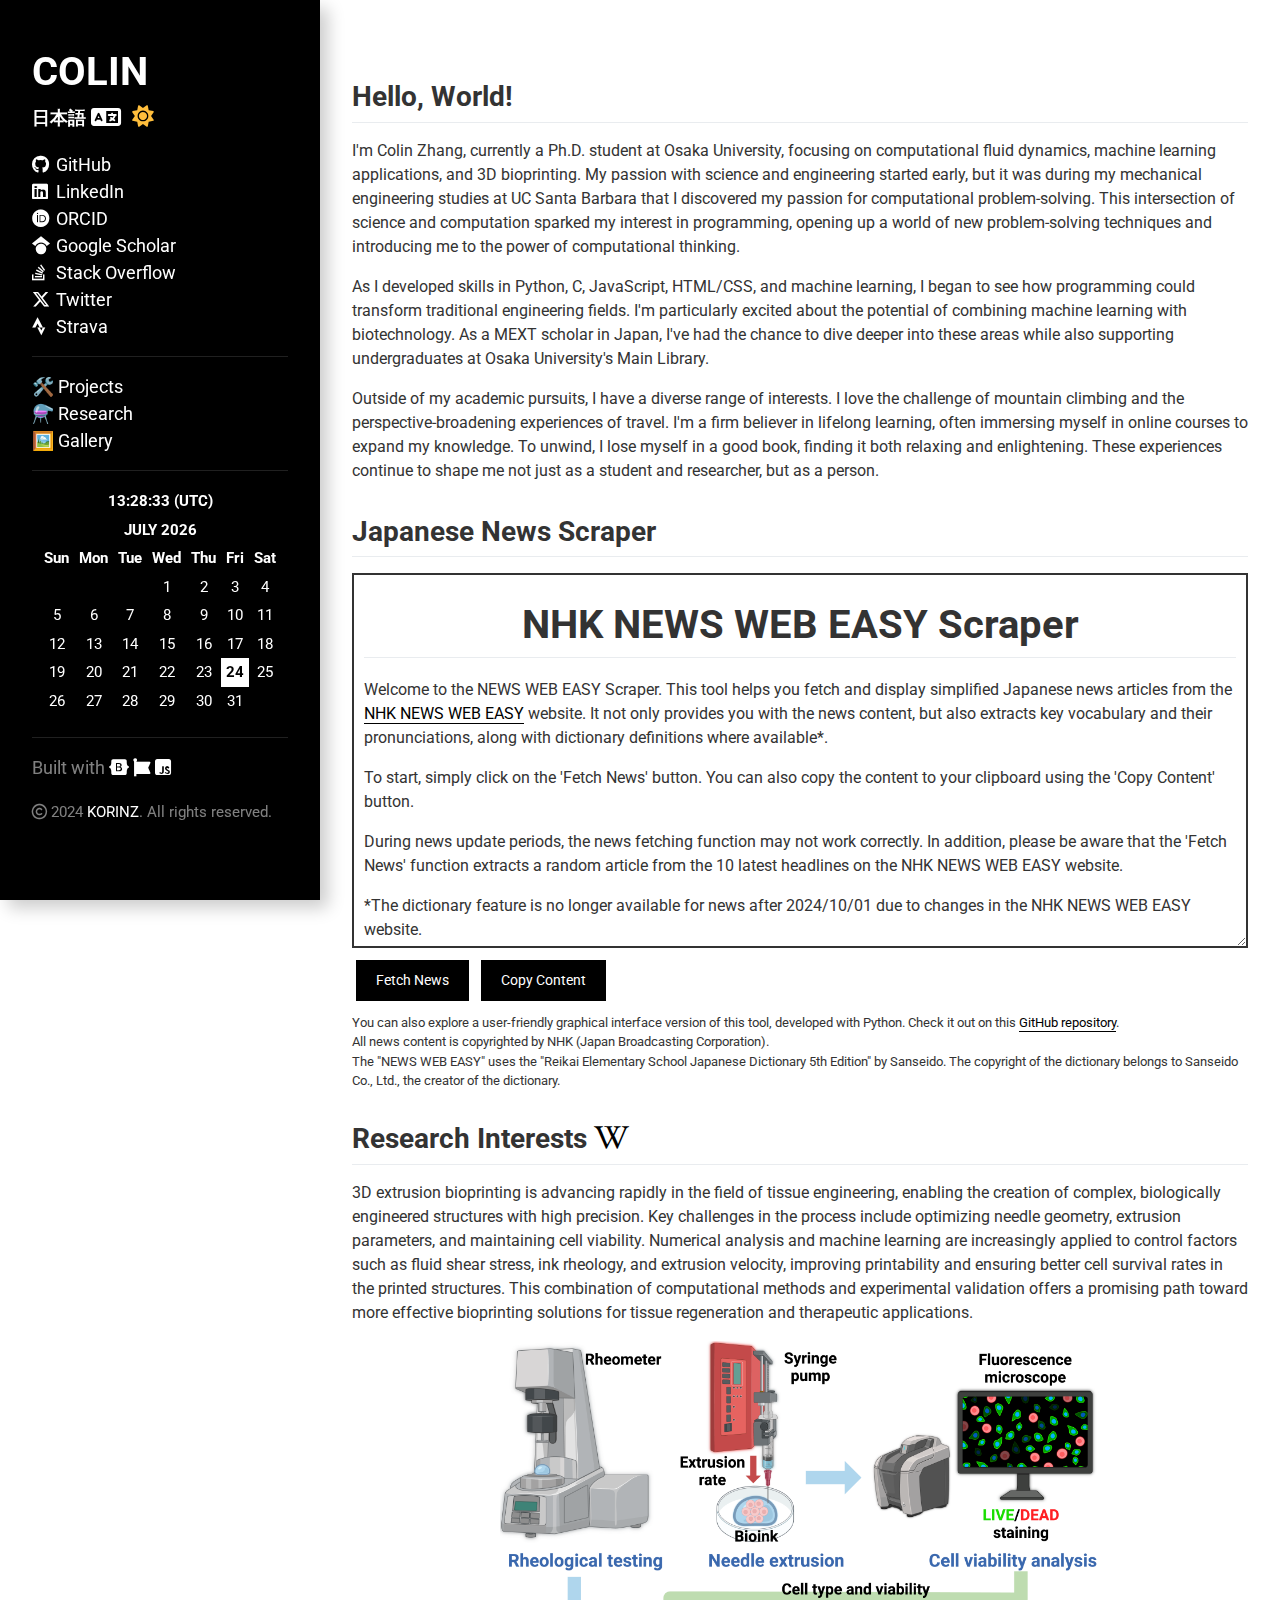
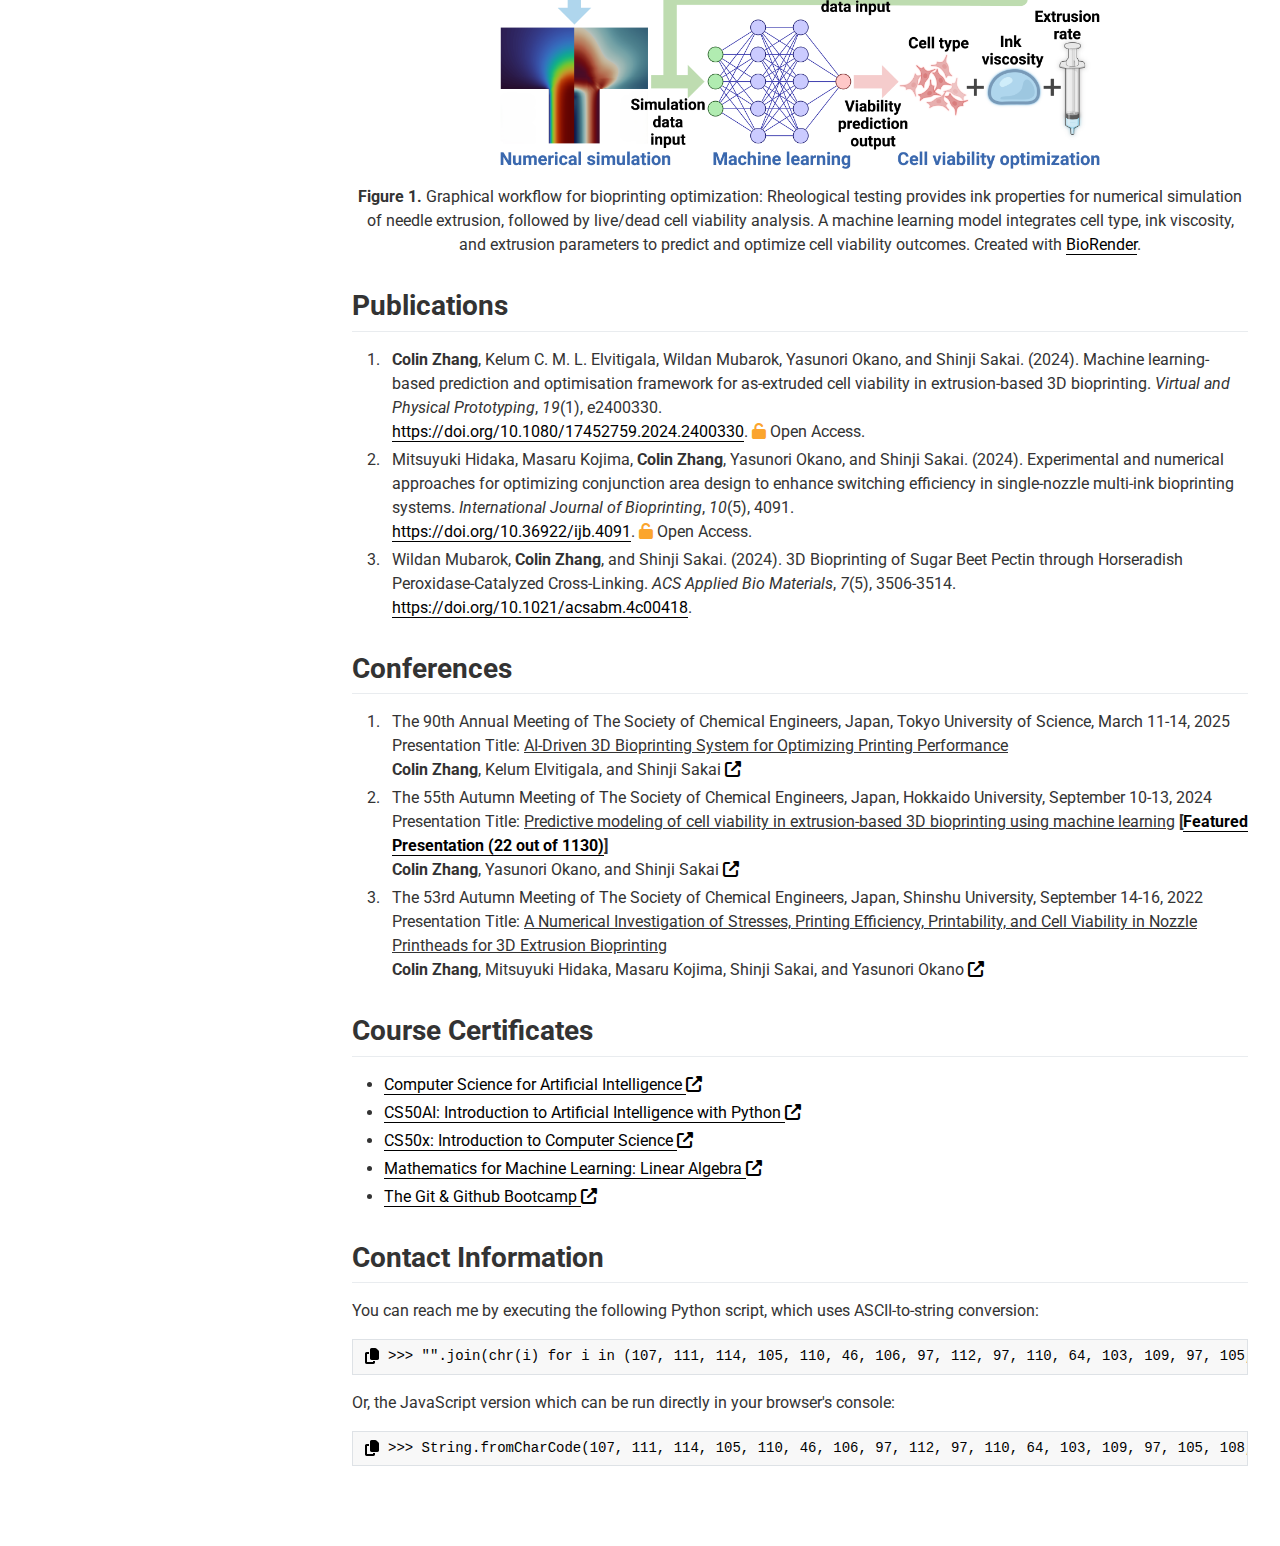
<file: index.html>
<!DOCTYPE html>
<html lang="en-us">

<head>
    <meta charset="utf-8">

    <!-- begin SEO -->
    <title>Homepage - Colin ZHANG</title>
    <meta property="og:locale" content="en-US">
    <meta property="og:site_name" content="Colin ZHANG">
    <meta property="og:title" content="Colin ZHANG">
    <link rel="canonical" href="https://korinz.github.io/">
    <meta property="og:url" content="https://korinz.github.io/">
    <meta property="og:description" content="About me">
    <script
        type="application/ld+json"> { "@context" : "http://schema.org", "@type" : "Person", "name" : "Colin ZHANG", "url" : "https://korinz.github.io", "sameAs" : null } </script>
    <!-- end SEO -->

    <script>
        (function () {
            var isDark = localStorage.getItem('darkMode') === 'true';
            document.documentElement.style.setProperty('color-scheme', isDark ? 'dark' : 'light');
            document.documentElement.style.setProperty('--bg-color', isDark ? '#333' : '#fff');
            document.documentElement.style.setProperty('--text-color', isDark ? '#fff' : '#333');
        })();
    </script>
    <meta name="viewport" content="initial-scale=1, width=device-width">
    <meta property="og:image" content="static/web_screenshot.png">
    <link href="static/home.png" rel="icon">
    <link href="static/styles.css" rel="stylesheet">
    <link rel="preload" href="static/GraphicalAbstract1.png" as="image">

    <link rel="stylesheet" href="https://cdnjs.cloudflare.com/ajax/libs/font-awesome/6.6.0/css/all.min.css">
    <link rel="preconnect" href="https://fonts.googleapis.com">
    <link rel="preconnect" href="https://fonts.gstatic.com" crossorigin>
    <link href="https://fonts.googleapis.com/css2?family=Roboto&display=swap" rel="stylesheet">
    <script src="https://cdn.jsdelivr.net/npm/bootstrap@5.3.3/dist/js/bootstrap.min.js"></script>
    <script src="https://ajax.googleapis.com/ajax/libs/jquery/3.7.1/jquery.min.js"></script>

</head>

<body class="theme-loaded <script>document.write(localStorage.getItem('darkMode') === 'true' ? 'dark' : '')</script>">
    <div class="container-fluid">
        <div class="row">
            <aside class="col-lg">
                <header>
                    <h1><a href="">COLIN</a></h1>

                    <div class="top-bar">
                        <span>
                            <a href="templates/ja/index.html" class="language-link"
                                style="display: inline-flex; align-items: center;">
                                <strong>日本語</strong>
                                <i class="fa-solid fa-language"
                                    style="font-size: 1.35em; margin-left: 0.2em; line-height: 1;"></i>
                            </a>
                        </span>

                        <button id="theme-toggler" class="theme-button">
                            <i id="theme-icon" class="fas fa-moon" style="color: #ffbe3c;"></i>
                        </button>
                    </div>

                    <ul style="list-style-type: none; padding: 0;" class="social-links">
                        <li>
                            <a class="mr-1" href="https://github.com/KORINZ">
                                <i aria-hidden="true" class="fab fa-github " title="GitHub"></i>
                                GitHub
                            </a>
                        </li>
                        <li>
                            <a class="mr-1" href="https://www.linkedin.com/in/colin-z/">
                                <i aria-hidden="true" class="fab fa-linkedin" title="LinkedIn"></i>
                                LinkedIn
                            </a>
                        </li>
                        <li>
                            <a class="mr-1" href="https://orcid.org/0009-0009-2411-9640">
                                <i aria-hidden="true" class="fab fa-orcid" title="ORCID"></i>
                                ORCID
                            </a>
                        </li>
                        <li>
                            <a class="mr-1" href="https://scholar.google.com/citations?user=npFc4MMAAAAJ&hl=en">
                                <i aria-hidden="true" class="fab fa-google-scholar" title="Google Scholar"></i>
                                Google Scholar
                            </a>
                        </li>
                        <li>
                            <a class="mr-1" href="https://stackoverflow.com/users/19939086/%e3%82%b3%e3%83%aa%e3%83%b3">
                                <i aria-hidden="true" class="fab fa-stack-overflow" title="Stack Overflow"></i>
                                Stack Overflow
                            </a>
                        </li>
                        <li>
                            <a class="mr-1" href="https://twitter.com/japan_korin">
                                <i aria-hidden="true" class="fa-brands fa-x-twitter" title="X"></i>
                                Twitter
                            </a>
                        </li>
                        <li>
                            <a class="mr-1" href="https://www.strava.com/athletes/107165964">
                                <i aria-hidden="true" class="fab fa-strava" title="Strava"></i>
                                Strava
                            </a>
                        </li>
                    </ul>
                </header>

                <button id="sidebar-toggler" class="btn btn-sm collapsed d-lg-none menu-button"
                    data-bs-toggle="collapse" data-bs-target="#nav">
                    <i id="sidebar-icon" class="fas fa-bars"></i>
                </button>

                <nav class="collapse d-lg-block" id="nav">
                    <hr>
                    <ul class="fa-ul">
                        <li data-marker="*"><span class="fa-li"><i class="fas fa-square"></i></span><a
                                href="templates/common/projects.html">🛠️ Projects</a></li>
                        <li data-marker="*"><span class="fa-li"><i class="fas fa-square"></i></span><a
                                href="templates/common/research.html">⚗️ Research</a></li>
                        <li data-marker="*"><span class="fa-li"><i class="fas fa-square"></i></span><a
                                href="templates/common/gallery.html">🖼️ Gallery</a></li>
                    </ul>
                    <hr>
                    <div class="centered-container">
                        <div id="calendar"></div>
                    </div>
                    <hr>
                    Built with <a href="https://getbootstrap.com/"><i class="fa-brands fa-bootstrap"></i></a>
                    <a href="https://fontawesome.com/"><i class="fa-solid fa-font-awesome"></i></a>
                    <a href="https://developer.mozilla.org/en-US/docs/Web/JavaScript"><i
                            class="fa-brands fa-square-js"></i></a>
                    <footer>
                        <span style="font-size: smaller;"><i class="fa-regular fa-copyright"></i> 2024
                            <a href="https://github.com/KORINZ">KORINZ</a>. All rights reserved.</span>
                    </footer>
                </nav>

            </aside>

            <main class="col-lg">

                <h2>Hello, World!</h2>

                <p>I'm Colin Zhang, currently a Ph.D. student at Osaka University, focusing on computational
                    fluid
                    dynamics, machine learning applications, and 3D bioprinting.
                    My passion with science and engineering started early, but it was during my mechanical
                    engineering studies at UC Santa Barbara that I discovered my passion for computational
                    problem-solving. This intersection of science and computation sparked my interest in programming,
                    opening up a world of new problem-solving techniques and introducing me to the power of
                    computational thinking.</p>

                <p>As I developed skills in Python, C, JavaScript, HTML/CSS, and machine learning, I began to see how
                    programming could transform traditional engineering fields. I'm particularly excited about the
                    potential of combining machine learning with biotechnology. As a MEXT scholar in Japan, I've had the
                    chance to dive deeper into these areas while also supporting undergraduates at Osaka University's
                    Main Library.</p>

                <p>Outside of my academic pursuits, I have a diverse range of interests. I love the challenge of
                    mountain climbing and the perspective-broadening experiences of travel. I'm a firm believer in
                    lifelong learning, often immersing myself in online courses to expand my knowledge. To unwind, I
                    lose myself in a good book, finding it both relaxing and enlightening. These experiences continue to
                    shape me not just as a student and researcher, but as a person.</p>


                <h2>Japanese News Scraper</h2>
                <div id="newsBox"
                    style="width: 100%; height: 375px; overflow: auto; border: 1px solid black; padding: 10px;">
                    <h2 style="font-size: 2.5rem; margin-bottom: 20px; text-align: center;">NHK NEWS WEB EASY Scraper
                    </h2>
                    <p style=" font-size: 1rem;">Welcome to the NEWS WEB EASY Scraper. This tool helps you fetch
                        and
                        display simplified Japanese news articles from the <a
                            href="https://www3.nhk.or.jp/news/easy/">NHK NEWS WEB EASY</a> website. It not only
                        provides you with the news content, but also extracts key vocabulary and their pronunciations,
                        along with dictionary definitions where available*.</p>
                    <p style="font-size: 1rem;">To start, simply click on the 'Fetch News' button. You can also copy
                        the content to your clipboard using the 'Copy Content' button.</p>
                    <p style="font-size: 1rem;">During news update periods, the news fetching function may not work
                        correctly. In
                        addition, please be aware that the 'Fetch News' function extracts a random article from the
                        10 latest headlines on the NHK NEWS WEB EASY website.
                    </p>
                    <p style="font-size: 1rem;">*The dictionary feature is no longer available for news after 2024/10/01
                        due
                        to changes in the NHK NEWS WEB EASY website.
                    </p>
                </div>

                <button id="fetch-news-btn" class="custom-button">Fetch News</button>
                <button id="copy-news-btn" class="custom-button">Copy Content</button>
                <span id="copy-message"></span>
                <p style="font-size: 0.8rem;">
                    You can also explore a user-friendly graphical interface version of this tool, developed with
                    Python. Check it out on this <a href="https://github.com/KORINZ/nhk-news-scraper-gui">GitHub
                        repository</a>.
                    <br>
                    All news content is copyrighted by NHK (Japan Broadcasting Corporation).
                    <br>
                    The "NEWS WEB EASY" uses the "Reikai Elementary School Japanese Dictionary 5th Edition" by Sanseido.
                    The copyright of the dictionary belongs to Sanseido Co., Ltd., the creator of the dictionary.
                </p>

                <h2>Research Interests <a href="https://en.wikipedia.org/wiki/3D_bioprinting"><i
                            class="fa-brands fa-wikipedia-w"></i></a></h2>
                <p>3D extrusion bioprinting is advancing rapidly in the field of tissue engineering, enabling the
                    creation of complex, biologically engineered structures with high precision. Key challenges in the
                    process include optimizing needle geometry, extrusion parameters, and maintaining cell viability.
                    Numerical analysis and machine learning are increasingly applied to control factors such as fluid
                    shear stress, ink rheology, and extrusion velocity, improving printability and ensuring better
                    cell survival rates in the printed structures. This combination of computational methods and
                    experimental validation offers a promising path toward more effective bioprinting solutions for
                    tissue regeneration and therapeutic applications.
                </p>
                <figure style="text-align: center;">
                    <p><a href="https://doi.org/10.1080/17452759.2024.2400330">
                            <img src="../../static/GraphicalAbstract1.png" alt="GraphicalAbstract1" width="600">
                        </a>
                    </p>
                    <figcaption><strong>Figure 1. </strong>Graphical workflow for bioprinting optimization: Rheological
                        testing provides ink properties for numerical simulation of needle extrusion, followed by
                        live/dead cell viability analysis. A machine learning model integrates cell type, ink viscosity,
                        and extrusion parameters to predict and optimize cell viability outcomes. Created with <a
                            href="https://www.biorender.com/">BioRender</a>.
                    </figcaption>
                </figure>



                <h2>Publications</h2>
                <ol>
                    <li><b>Colin Zhang</b>, Kelum C. M. L. Elvitigala, Wildan Mubarok, Yasunori Okano, and Shinji Sakai.
                        (2024).
                        Machine learning-based prediction and optimisation framework for as-extruded cell viability in
                        extrusion-based 3D bioprinting. <i>Virtual and Physical Prototyping</i>, <i>19</i>(1), e2400330.
                        <br>
                        <a
                            href="https://doi.org/10.1080/17452759.2024.2400330">https://doi.org/10.1080/17452759.2024.2400330</a>.
                        <i class="fa-solid fa-unlock" style="color: #fba52d;"></i> Open Access.
                    </li>
                    <li>Mitsuyuki Hidaka, Masaru Kojima, <b>Colin Zhang</b>, Yasunori Okano, and Shinji Sakai. (2024).
                        Experimental and numerical approaches for optimizing conjunction area design to enhance
                        switching efficiency in single-nozzle multi-ink bioprinting systems. <i>International Journal of
                            Bioprinting</i>, <i>10</i>(5), 4091.
                        <br>
                        <a href="https://doi.org/10.36922/ijb.4091">https://doi.org/10.36922/ijb.4091</a>.
                        <i class="fa-solid fa-unlock" style="color: #fba52d;"></i> Open Access.
                    </li>

                    <li>Wildan Mubarok, <b>Colin Zhang</b>, and Shinji Sakai. (2024). 3D Bioprinting of Sugar Beet
                        Pectin
                        through Horseradish Peroxidase-Catalyzed Cross-Linking. <i>ACS Applied Bio Materials</i>,
                        <i>7</i>(5), 3506-3514. <a
                            href="https://doi.org/10.1021/acsabm.4c00418">https://doi.org/10.1021/acsabm.4c00418</a>.
                    </li>
                </ol>

                <h2>Conferences</h2>
                <ol>
                    <li>The 90th Annual Meeting of The Society of Chemical Engineers, Japan, Tokyo University of
                        Science, March 11-14, 2025<br>
                        Presentation Title: <u>AI-Driven 3D Bioprinting System for Optimizing Printing
                            Performance</u><br>
                        <b>Colin Zhang</b>, Kelum Elvitigala, and Shinji Sakai <a
                            href="https://www4.scej.org/meeting/90a/prog/en_progsearch.html?Ae=Zhang%20Colin"><i
                                class="fas fa-external-link-alt"></i></a>
                    </li>
                    <li>
                        The 55th Autumn Meeting of The Society of Chemical Engineers, Japan, Hokkaido University,
                        September 10-13, 2024<br>
                        Presentation Title: <u>Predictive modeling of cell viability in extrusion-based 3D bioprinting
                            using machine learning</u> <b>[<a href="https://www.scej.org/news/detail/23235/">Featured
                                Presentation (22 out of 1130)</a>]</b><br>
                        <b>Colin Zhang</b>, Yasunori Okano, and Shinji Sakai <a
                            href="https://www4.scej.org/meeting/55f/prog/en_progsearch.html?Ae=Zhang%20Colin"><i
                                class="fas fa-external-link-alt"></i></a>

                    <li>
                        The 53rd Autumn Meeting of The Society of Chemical Engineers, Japan, Shinshu University,
                        September 14-16, 2022<br>
                        Presentation Title: <u>A Numerical Investigation of Stresses, Printing Efficiency, Printability,
                            and Cell Viability in Nozzle Printheads for 3D Extrusion Bioprinting</u><br>
                        <b>Colin Zhang</b>, Mitsuyuki Hidaka, Masaru Kojima, Shinji
                        Sakai, and Yasunori Okano <a
                            href="https://www4.scej.org/meeting/53f/prog/en_progsearch.html?Ae=Zhang%20Colin"><i
                                class="fas fa-external-link-alt"></i></a>
                    </li>
                </ol>


                <h2>Course Certificates</h2>
                <ul>
                    <li><a href="https://credentials.edx.org/credentials/de023108bbbb4963a80cb58da484beb3">Computer
                            Science for Artificial Intelligence <i class="fas fa-external-link-alt"></i></a></li>
                    <li><a href="https://courses.edx.org/certificates/c71f1d7e284248b4a319b8a0022d2cea">CS50AI:
                            Introduction to Artificial Intelligence with Python <i
                                class="fas fa-external-link-alt"></i></a></li>
                    <li><a href="https://courses.edx.org/certificates/ed6f315937ee4635a6aadef4830270ac">CS50x:
                            Introduction to Computer Science <i class="fas fa-external-link-alt"></i></a></li>
                    <li><a
                            href="https://www.coursera.org/account/accomplishments/verify/9QC5KA9F9STU?utm_source=link&utm_medium=certificate&utm_content=cert_image&utm_campaign=pdf_header_button&utm_product=course">Mathematics
                            for Machine Learning: Linear Algebra <i class="fas fa-external-link-alt"></i></a></li>
                    <li><a href="https://www.udemy.com/certificate/UC-5a9258b1-d5c0-4a32-85db-a622985fb445/">The Git &
                            Github Bootcamp <i class="fas fa-external-link-alt"></i></a></li>
                </ul>

                <a href="#" id="back-to-top" style="display: none;" class="back-to-top custom-button" role="button">
                    <i class="fas fa-chevron-up"></i>
                </a>

                <h2>Contact Information</h2>
                <p>You can reach me by executing the following Python script, which uses ASCII-to-string conversion:</p>
                <div class="language-plaintext highlighter-rouge">
                    <div class="highlight code-container">
                        <button class="copy-button" data-clipboard-target="#python-code">
                            <i class="fas fa-copy"></i>
                        </button>
                        <pre
                            class="highlight"><code id="python-code" class="command">"".join(chr(i) for i in (107, 111, 114, 105, 110, 46, 106, 97, 112, 97, 110, 64, 103, 109, 97, 105, 108, 46, 99, 111, 109))</code></pre>
                    </div>
                </div>

                <p>Or, the JavaScript version which can be run directly in your browser's console:</p>
                <div class="language-plaintext highlighter-rouge">
                    <div class="highlight code-container">
                        <button class="copy-button" data-clipboard-target="#js-code">
                            <i class="fas fa-copy"></i>
                        </button>
                        <pre
                            class="highlight"><code id="js-code" class="command">String.fromCharCode(107, 111, 114, 105, 110, 46, 106, 97, 112, 97, 110, 64, 103, 109, 97, 105, 108, 46, 99, 111, 109);</code></pre>
                    </div>
                </div>
            </main>
        </div>
    </div>

    <script src="js/change-theme.js"></script>
    <script src="js/sidebar-toggle.js"></script>
    <script src="js/calendar.js"></script>
    <script src="js/get-nhk-news.js"></script>
    <script src="js/back-to-top-toggle.js"></script>
    <script src="js/copy-code.js"></script>

</body>

</html>
</file>
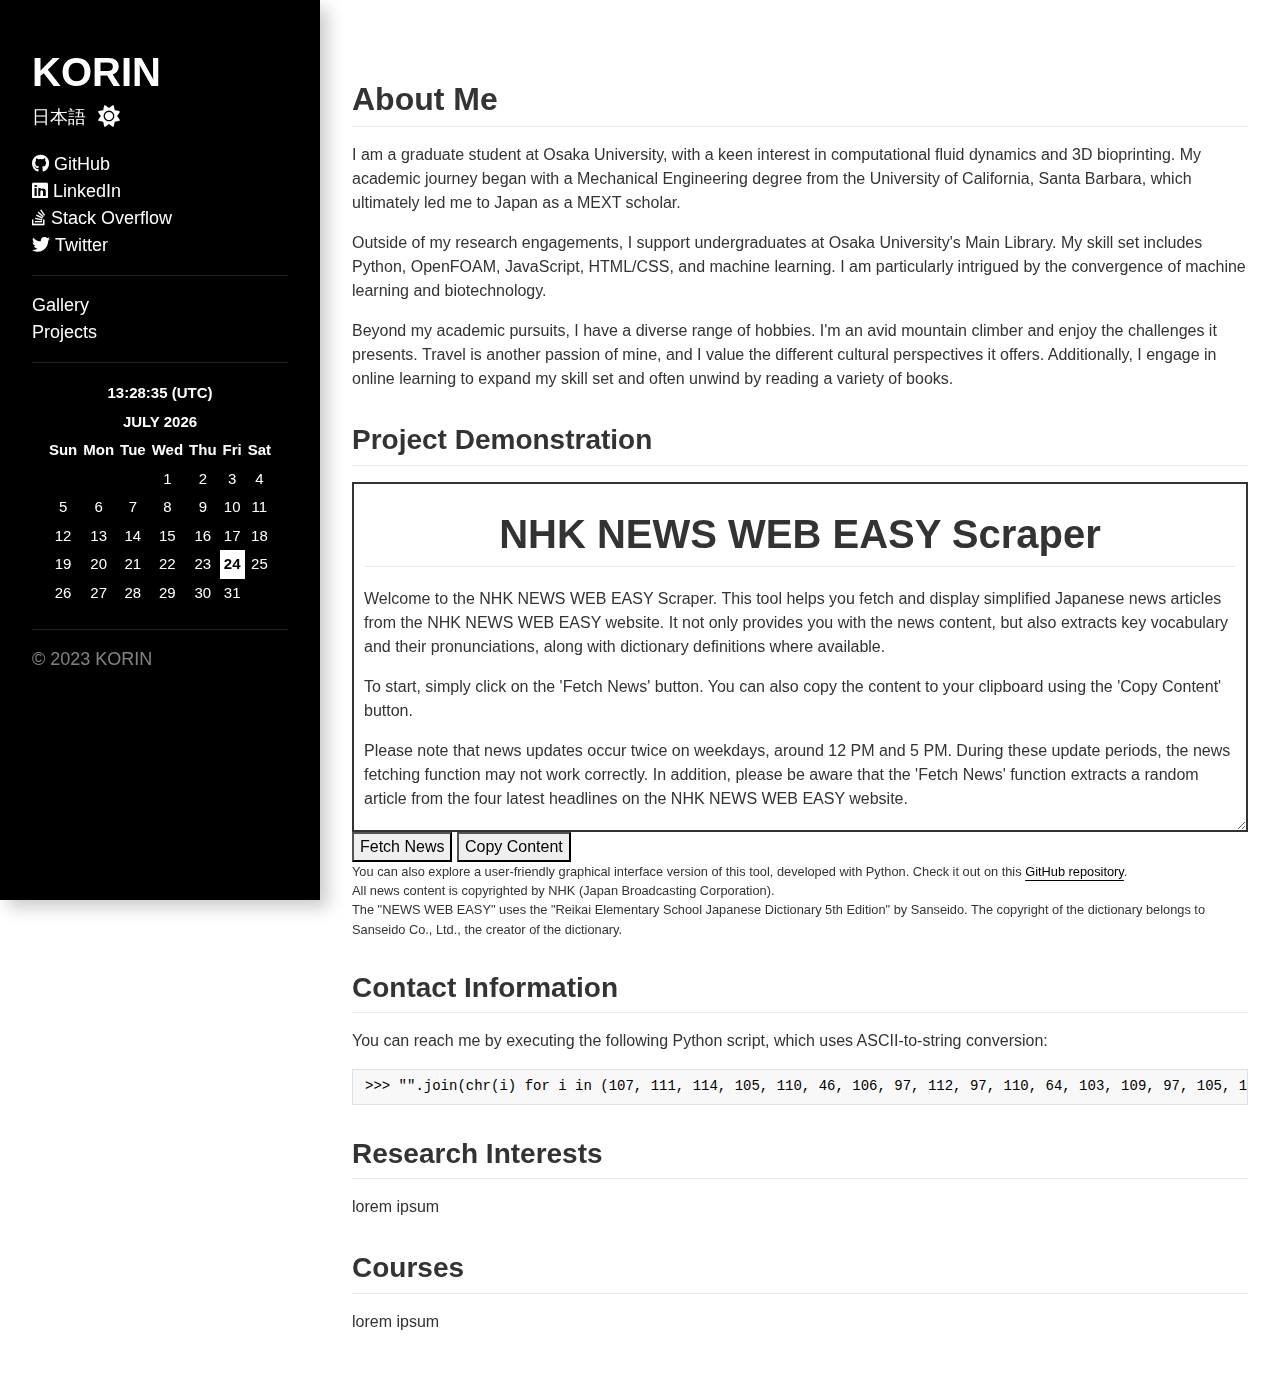
<file: templates/en/index.html>
<!DOCTYPE html>
<html lang="en-us">

<head>
    <meta charset="utf-8">
    <meta name="viewport" content="initial-scale=1, width=device-width">
    <meta property="og:description" content="KORIN's Homepage">
    <meta property="og:title" content="Homepage - KORIN">
    <link href="https://upload.wikimedia.org/wikipedia/commons/3/34/Home-icon.svg" rel="icon">
    <link href="../../static/styles.css" rel="stylesheet">
    <link rel="stylesheet" href="https://cdnjs.cloudflare.com/ajax/libs/font-awesome/6.4.0/css/all.min.css">
    <script src="https://cdn.jsdelivr.net/npm/bootstrap@5.2.3/dist/js/bootstrap.min.js"></script>
    <script src="https://ajax.googleapis.com/ajax/libs/jquery/3.6.4/jquery.min.js"></script>

    <title>Homepage - KORIN</title>
</head>

<body>
    <div class="container-fluid">
        <div class="row">
            <aside class="col-lg">
                <header>
                    <h1><a href="">KORIN</h1>

                    <div class="top-bar">
                        <span><a href="../ja/index.html" class="language-link">日本語</a></span>

                        <button id="theme-toggler" class="theme-button">
                            <i id="theme-icon" class="fas fa-moon"></i>
                        </button>
                    </div>




                    <ul style="list-style-type: none; padding: 0;">
                        <li>
                            <a class="mr-1" href="https://github.com/KORINZ">
                                <i aria-hidden="true" class="fab fa-github" title="GitHub"></i>
                                <span class="sr-only">GitHub</span>GitHub
                            </a>
                        </li>
                        <li>
                            <a class="mr-1" href="https://www.linkedin.com/in/colin-z/">
                                <i aria-hidden="true" class="fab fa-linkedin" title="LinkedIn"></i>
                                <span class="sr-only">LinkedIn</span>LinkedIn
                            </a>
                        </li>
                        <li>
                            <a class="mr-1" href="https://stackoverflow.com/users/19939086/%e3%82%b3%e3%83%aa%e3%83%b3">
                                <i aria-hidden="true" class="fab fa-stack-overflow" title="Stack Overflow"></i>
                                <span class="sr-only">Stack Overflow</span>Stack Overflow
                            </a>
                        </li>
                        <li>
                            <a class="mr-1" href="https://twitter.com/japan_korin">
                                <i aria-hidden="true" class="fab fa-twitter" title="Twitter"></i>
                                <span class="sr-only">Twitter</span>Twitter
                            </a>
                        </li>
                    </ul>
                </header>

                <button id="sidebar-toggler" class="btn btn-sm collapsed d-lg-none menu-button"
                    data-bs-toggle="collapse" data-bs-target="#nav">
                    <i id="sidebar-icon" class="fas fa-bars"></i>
                </button>


                <nav class="collapse d-lg-block" id="nav">
                    <hr>
                    <ul class="fa-ul">
                        <li data-marker="*"><span class="fa-li"><i class="fas fa-square"></i></span><a
                                href="../common/gallery.html">Gallery</a></li>
                        <li data-marker="*"><span class="fa-li"><i class="fas fa-square"></i></span><a
                                href="../common/projects.html">Projects</a></li>
                    </ul>
                    <hr>
                    <div class="centered-container">
                        <div id="calendar"></div>
                    </div>
                    <hr>
                    <footer>© 2023 KORIN</footer>
                </nav>

            </aside>

            <main class="col-lg">

                <h1>About Me</a></h1>


                <p>I am a graduate student at Osaka University, with a keen interest in computational fluid dynamics and
                    3D bioprinting. My academic journey began with a Mechanical Engineering degree from the University
                    of California, Santa Barbara, which ultimately led me to Japan as a MEXT scholar.</p>
                <p>Outside of my research engagements, I support undergraduates at Osaka University's Main Library. My
                    skill set includes Python, OpenFOAM, JavaScript, HTML/CSS, and machine learning. I am particularly
                    intrigued by the convergence of machine learning and biotechnology.</p>

                <p>Beyond my academic pursuits, I have a diverse range of hobbies. I'm an avid mountain climber and
                    enjoy the challenges it presents. Travel is another passion of mine, and I value the different
                    cultural perspectives it offers. Additionally, I engage in online learning to expand my skill set
                    and often unwind by reading a variety of books.</p>

                <h2>Project Demonstration</h2>

                <div id="newsBox"
                    style="width: 100%; height: 350px; overflow: auto; border: 1px solid black; padding: 10px;">
                    <h1 style="font-size: 2.5rem; margin-bottom: 20px; text-align: center;"">NHK NEWS WEB EASY Scraper</h1>
                    <p style=" font-size: 1rem;">Welcome to the NHK NEWS WEB EASY Scraper. This tool helps you fetch
                        and
                        display simplified Japanese news articles from the NHK NEWS WEB EASY website. It not only
                        provides you with the news content, but also extracts key vocabulary and their pronunciations,
                        along with dictionary definitions where available.</p>
                        <p style="font-size: 1rem;">To start, simply click on the 'Fetch News' button. You can also copy
                            the content to your clipboard using the 'Copy Content' button.</p>
                        <p style="font-size: 1rem;">Please note that news updates occur twice on weekdays, around 12 PM
                            and 5 PM. During these update periods, the news fetching function may not work correctly. In
                            addition, please be aware that the 'Fetch News' function extracts a random article from the
                            four latest headlines on the NHK NEWS WEB EASY website.
                        </p>
                </div>


                <button id="fetch-news-btn" class="news-button">Fetch News</button>
                <button id="copy-news-btn" class="news-button">Copy Content</button>
                <span id="copy-message"></span>
                <p style="font-size: 0.8rem;">
                    You can also explore a user-friendly graphical interface version of this tool, developed with
                    Python. Check it out on this <a href="https://github.com/KORINZ/nhk-news-scraper-gui">GitHub
                        repository</a>.
                    <br>
                    All news content is copyrighted by NHK (Japan Broadcasting Corporation).
                    <br>
                    The "NEWS WEB EASY" uses the "Reikai Elementary School Japanese Dictionary 5th Edition" by Sanseido.
                    The copyright of the dictionary belongs to Sanseido Co., Ltd., the creator of the dictionary.
                </p>


                <h2>Contact Information</a></h2>

                <p>You can reach me by executing the following Python script, which uses ASCII-to-string conversion:</p>
                <div class="language-plaintext highlighter-rouge">
                    <div class="highlight">
                        <pre
                            class="highlight"><code>>>> "".join(chr(i) for i in (107, 111, 114, 105, 110, 46, 106, 97, 112, 97, 110, 64, 103, 109, 97, 105, 108, 46, 99, 111, 109))</code></pre>
                    </div>
                </div>

                <h2>Research Interests</a></h2>

                <p>lorem ipsum</p>

                <h2>Courses</a></h2>

                <p>lorem ipsum</p>



            </main>
        </div>
    </div>
    <script src="../../js/calender.js"></script>
    <script src="../../js/change-theme.js"></script>
    <script src="../../js/get-nhk-news.js"></script>
    <script>
        document.addEventListener('DOMContentLoaded', function () {
            var sidebarToggler = document.getElementById('sidebar-toggler');
            var sidebarIcon = document.getElementById('sidebar-icon');
            var nav = document.getElementById('nav');

            $(nav).on('shown.bs.collapse', function () {
                sidebarIcon.classList.remove('fa-bars');
                sidebarIcon.classList.add('fa-times');
            });

            $(nav).on('hidden.bs.collapse', function () {
                sidebarIcon.classList.remove('fa-times');
                sidebarIcon.classList.add('fa-bars');
            });
        });


    </script>

</body>

</html>
</file>
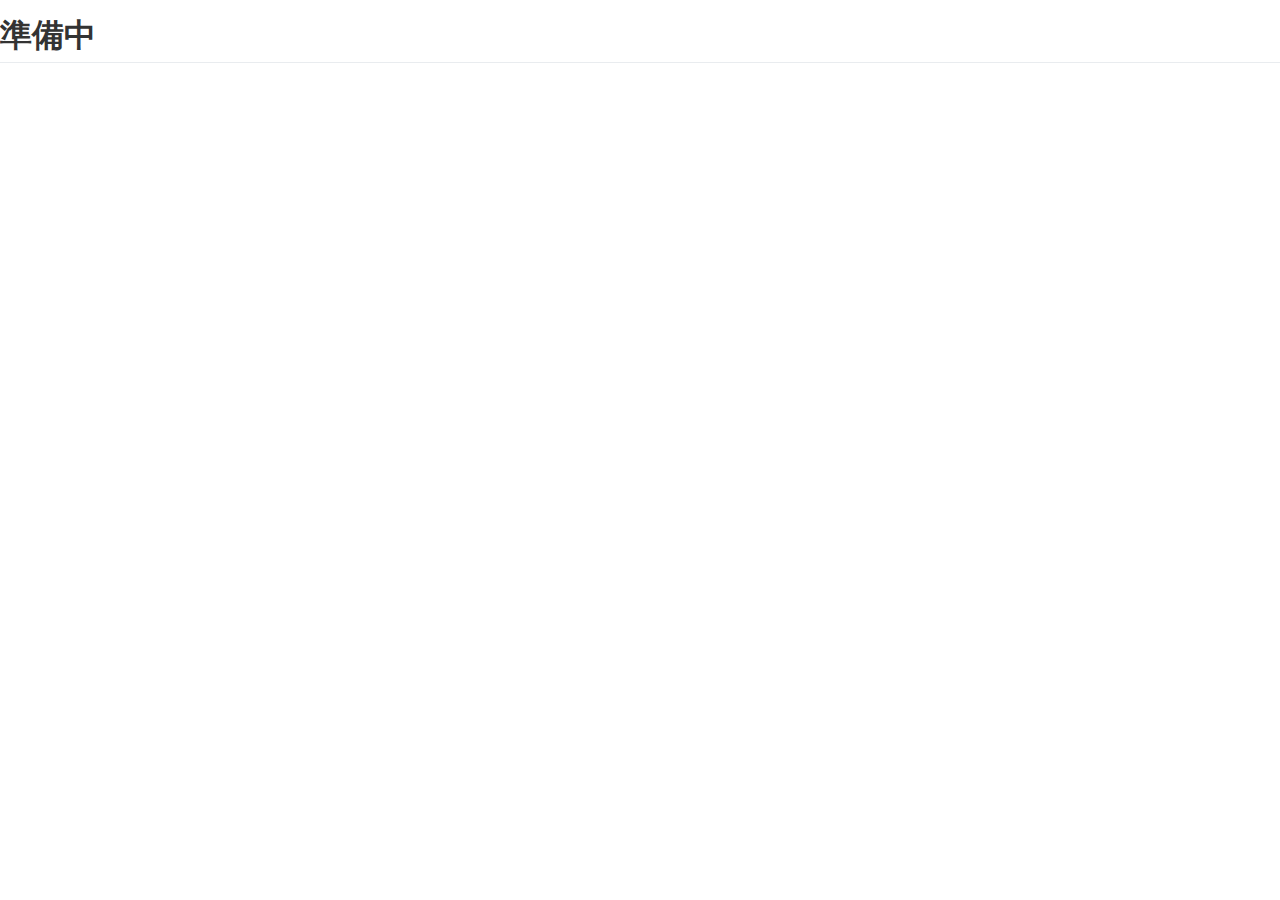
<file: templates/jp/index.html>
<!DOCTYPE html>
<html lang="ja">

<head>
    <meta charset="utf-8">
    <meta name="viewport" content="initial-scale=1, width=device-width">
    <meta property="og:description" content="KORIN's Homepage">
    <meta property="og:title" content="Homepage - KORIN">
    <link href="https://upload.wikimedia.org/wikipedia/commons/3/34/Home-icon.svg" rel="icon">
    <link href="../../static/styles.css" rel="stylesheet">
    <link rel="stylesheet" href="https://cdnjs.cloudflare.com/ajax/libs/font-awesome/6.4.0/css/all.min.css">
    <script src="https://cdn.jsdelivr.net/npm/bootstrap@5.2.3/dist/js/bootstrap.min.js"></script>
    <script src="https://ajax.googleapis.com/ajax/libs/jquery/3.6.4/jquery.min.js"></script>

    <title>ホームページ - コリン</title>
</head>

<body>

    <h1>準備中</h1>

</body>

</html>
</file>
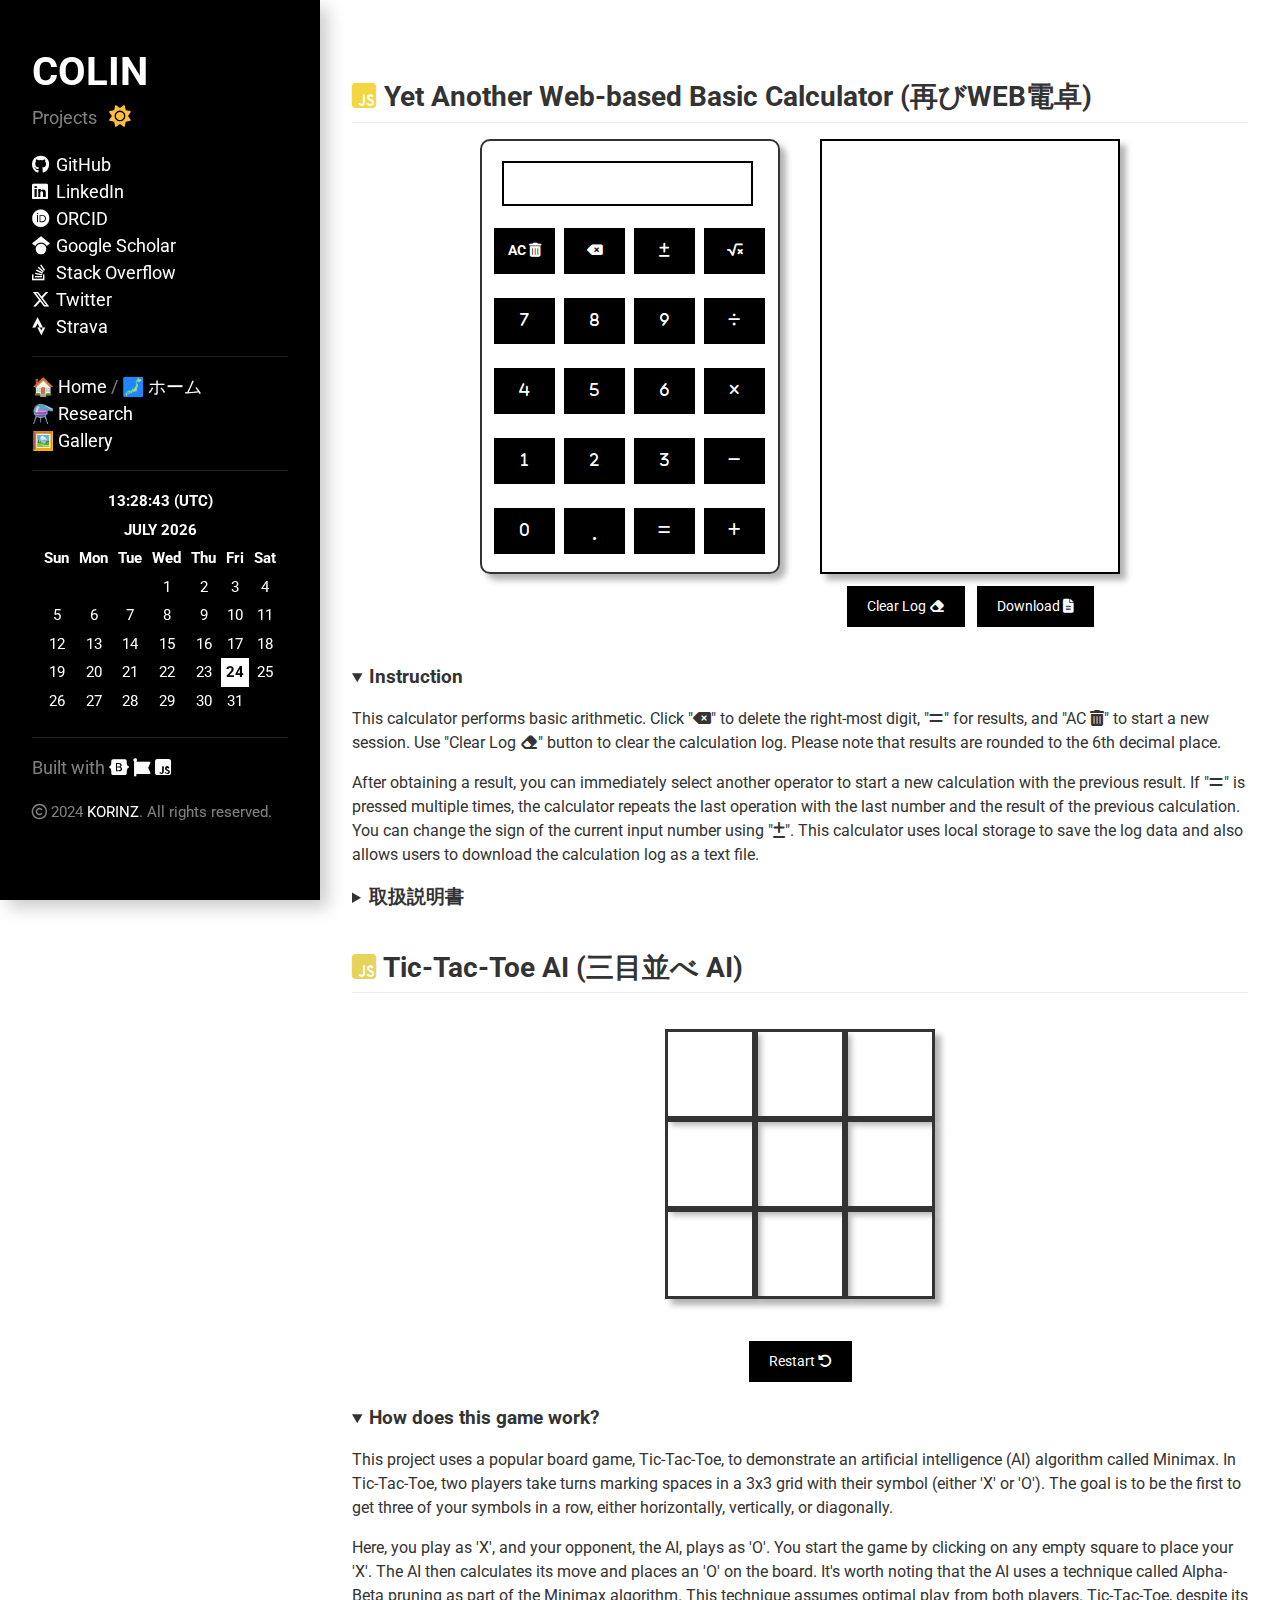
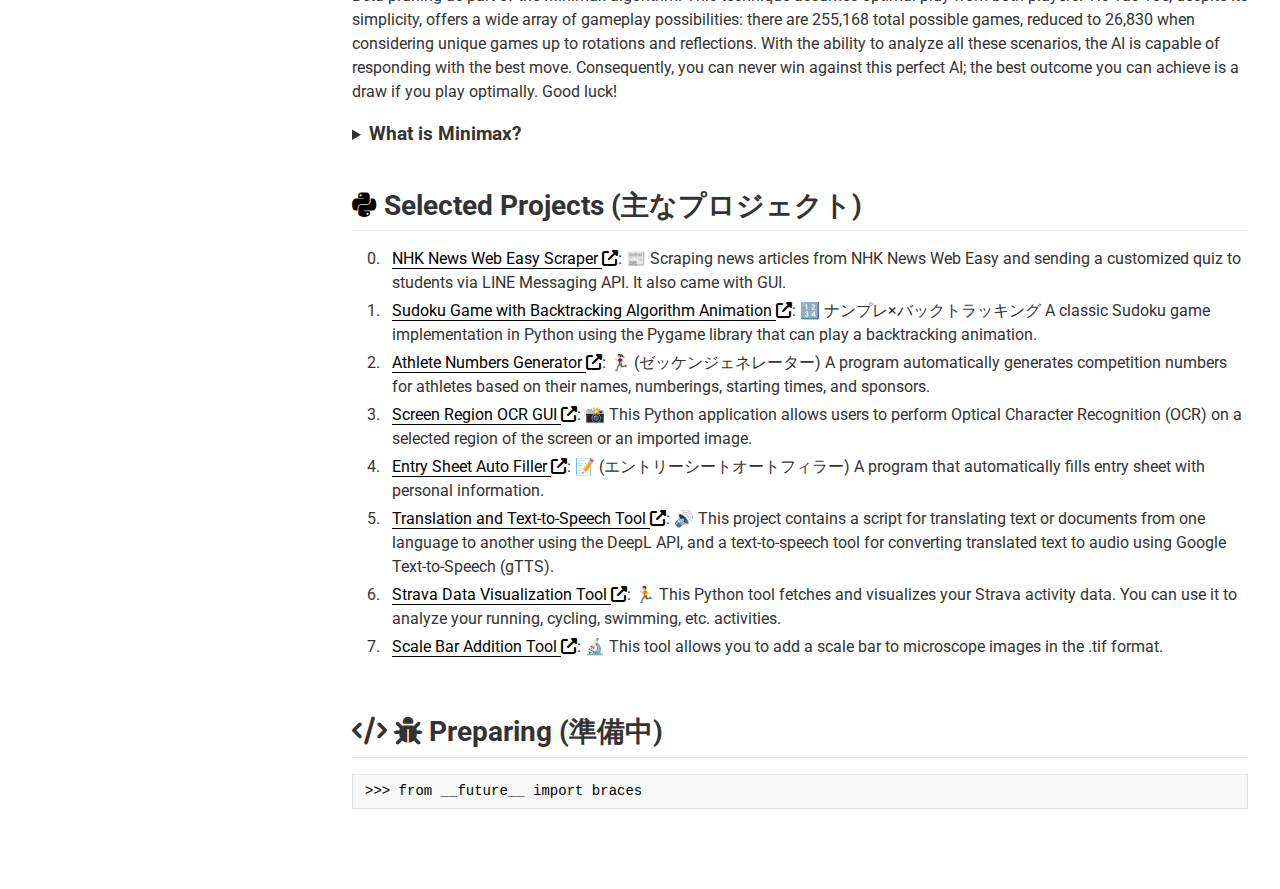
<file: templates/common/projects.html>
<!DOCTYPE html>
<html lang="en-us">

<head>
    <meta charset="utf-8">

    <!-- begin SEO -->
    <title>Projects - Colin ZHANG</title>
    <meta property="og:locale" content="en-US">
    <meta property="og:site_name" content="Colin ZHANG">
    <meta property="og:title" content="Projects - Colin ZHANG">
    <link rel="canonical" href="https://korinz.github.io/">
    <meta property="og:url" content="https://korinz.github.io/">
    <meta property="og:description" content="Programming projects">
    <script
        type="application/ld+json"> { "@context" : "http://schema.org", "@type" : "Person", "name" : "Colin ZHANG", "url" : "https://korinz.github.io", "sameAs" : null } </script>
    <!-- end SEO -->

    <script>
        (function () {
            var isDark = localStorage.getItem('darkMode') === 'true';
            document.documentElement.style.setProperty('color-scheme', isDark ? 'dark' : 'light');
            document.documentElement.style.setProperty('--bg-color', isDark ? '#333' : '#fff');
            document.documentElement.style.setProperty('--text-color', isDark ? '#fff' : '#333');
        })();
    </script>
    <meta name="viewport" content="initial-scale=1, width=device-width">
    <meta property="og:image" content="static/web_screenshot.png">
    <link href="https://upload.wikimedia.org/wikipedia/commons/3/34/Home-icon.svg" rel="icon">
    <link href="../../static/styles.css" rel="stylesheet">
    <link rel="stylesheet" href="https://cdnjs.cloudflare.com/ajax/libs/font-awesome/6.6.0/css/all.min.css">
    <link rel="preconnect" href="https://fonts.googleapis.com">
    <link rel="preconnect" href="https://fonts.gstatic.com" crossorigin>
    <link href="https://fonts.googleapis.com/css2?family=Noto+Sans+JP&family=Roboto&display=swap" rel="stylesheet">
    <script src="https://cdn.jsdelivr.net/npm/bootstrap@5.3.3/dist/js/bootstrap.min.js"></script>
    <script src="https://ajax.googleapis.com/ajax/libs/jquery/3.7.1/jquery.min.js"></script>
</head>

<body class="theme-loaded <script>document.write(localStorage.getItem('darkMode') === 'true' ? 'dark' : '')</script>">
    <div class="container-fluid">
        <div class="row">
            <aside class="col-lg">
                <header>
                    <h1><a href="../../index.html">COLIN</a></h1>
                    <div class="top-bar">
                        <span>Projects</span>
                        <button id="theme-toggler" class="theme-button">
                            <i id="theme-icon" class="fas fa-moon" style="color: #ffbe3c;"></i>
                        </button>
                    </div>

                    <ul style="list-style-type: none; padding: 0;" class="social-links">
                        <li>
                            <a class="mr-1" href="https://github.com/KORINZ">
                                <i aria-hidden="true" class="fab fa-github" title="GitHub"></i>
                                GitHub
                            </a>
                        </li>
                        <li>
                            <a class="mr-1" href="https://www.linkedin.com/in/colin-z/">
                                <i aria-hidden="true" class="fab fa-linkedin" title="LinkedIn"></i>
                                LinkedIn
                            </a>
                        </li>
                        <li>
                            <a class="mr-1" href="https://orcid.org/0009-0009-2411-9640">
                                <i aria-hidden="true" class="fab fa-orcid" title="ORCID"></i>
                                ORCID
                            </a>
                        </li>
                        <li>
                            <a class="mr-1" href="https://scholar.google.com/citations?user=npFc4MMAAAAJ&hl=en">
                                <i aria-hidden="true" class="fab fa-google-scholar" title="Google Scholar"></i>
                                Google Scholar
                            </a>
                        </li>
                        <li>
                            <a class="mr-1" href="https://stackoverflow.com/users/19939086/%e3%82%b3%e3%83%aa%e3%83%b3">
                                <i aria-hidden="true" class="fab fa-stack-overflow" title="Stack Overflow"></i>
                                Stack Overflow
                            </a>
                        </li>
                        <li>
                            <a class="mr-1" href="https://twitter.com/japan_korin">
                                <i aria-hidden="true" class="fa-brands fa-x-twitter" title="X"></i>
                                Twitter
                            </a>
                        </li>
                        <li>
                            <a class="mr-1" href="https://www.strava.com/athletes/107165964">
                                <i aria-hidden="true" class="fab fa-strava" title="Strava"></i>
                                Strava
                            </a>
                        </li>
                    </ul>
                </header>

                <button id="sidebar-toggler" class="btn btn-sm collapsed d-lg-none menu-button"
                    data-bs-toggle="collapse" data-bs-target="#nav">
                    <i id="sidebar-icon" class="fas fa-bars"></i>
                </button>

                <nav class="collapse d-lg-block" id="nav">
                    <hr>
                    <ul class="fa-ul">
                        <li data-marker="*"><span class="fa-li"><i class="fas fa-square"></i></span><a
                                href="../../index.html">🏠 Home</a> / <a href="../ja/index.html">🗾 ホーム</a></li>
                        <li data-marker="*"><span class="fa-li"><i class="fas fa-square"></i></span><a
                                href="research.html">⚗️ Research</a></li>
                        <li data-marker="*"><span class="fa-li"><i class="fas fa-square"></i></span><a
                                href="gallery.html">🖼️ Gallery</a></li>
                    </ul>
                    <hr>
                    <div class="centered-container">
                        <div id="calendar"></div>
                    </div>
                    <hr>
                    Built with <a href="https://getbootstrap.com/"><i class="fa-brands fa-bootstrap"></i></a>
                    <a href="https://fontawesome.com/"><i class="fa-solid fa-font-awesome"></i></a>
                    <a href="https://developer.mozilla.org/en-US/docs/Web/JavaScript"><i
                            class="fa-brands fa-square-js"></i></a>
                    <footer>
                        <span style="font-size: smaller;"><i class="fa-regular fa-copyright"></i> 2024
                            <a href="https://github.com/KORINZ">KORINZ</a>. All rights reserved.</span>
                    </footer>
                </nav>

            </aside>

            <main class="col-lg">

                <h2><a href="https://developer.mozilla.org/en-US/docs/Web/JavaScript" style="text-decoration: none;"><i
                            class="fa-brands fa-square-js" style="color: #f4d640;"></i></a> Yet Another
                    Web-based Basic Calculator (再びWEB電卓)
                </h2>
                <div id="wrapper">
                    <div id="calculator">
                        <div id="display"></div>
                        <div id="buttons">
                            <div class="row">
                                <button class="custom-button calc-button" onclick="clearDisplay()">
                                    <strong>AC <i class="fa-solid fa-trash-can"></i></strong>
                                </button>
                                <button class="custom-button calc-button" onclick="deleteNumber()">
                                    <i class="fa-solid fa-delete-left"></i>
                                </button>
                                <button class="custom-button calc-button" onclick="changeSign()">
                                    <i class="fa-solid fa-plus-minus"></i>
                                </button>
                                <button class="custom-button calc-button" onclick="calculateSquareRoot()">
                                    <i class="fa-solid fa-square-root-variable"></i>
                                </button>
                            </div>
                            <div class="row">
                                <button class="custom-button calc-button" onclick="appendNumber('7')"><i
                                        class="fa-solid fa-7"></i></button>
                                <button class="custom-button calc-button" onclick="appendNumber('8')"><i
                                        class="fa-solid fa-8"></i></button>
                                <button class="custom-button calc-button" onclick="appendNumber('9')"><i
                                        class="fa-solid fa-9"></i></button>
                                <button class="custom-button calc-button operator-button"
                                    onclick="chooseOperator('/')"><i class="fa-solid fa-divide"></i></button>
                            </div>
                            <div class="row">
                                <button class="custom-button calc-button" onclick="appendNumber('4')"><i
                                        class="fa-solid fa-4"></i></button>
                                <button class="custom-button calc-button" onclick="appendNumber('5')"><i
                                        class="fa-solid fa-5"></i></button>
                                <button class="custom-button calc-button" onclick="appendNumber('6')"><i
                                        class="fa-solid fa-6"></i></button>
                                <button class="custom-button calc-button operator-button"
                                    onclick="chooseOperator('*')"><i class="fa-solid fa-xmark"></i></button>
                            </div>
                            <div class="row">
                                <button class="custom-button calc-button" onclick="appendNumber('1')"><i
                                        class="fa-solid fa-1"></i></button>
                                <button class="custom-button calc-button" onclick="appendNumber('2')"><i
                                        class="fa-solid fa-2"></i></button>
                                <button class="custom-button calc-button" onclick="appendNumber('3')"><i
                                        class="fa-solid fa-3"></i></button>
                                <button class="custom-button calc-button operator-button"
                                    onclick="chooseOperator('-')"><i class="fa-solid fa-minus"></i></button>
                            </div>
                            <div class="row">
                                <button class="custom-button calc-button" onclick="appendNumber('0')"><i
                                        class="fa-solid fa-0"></i></button>
                                <button class="custom-button calc-button" onclick="appendNumber('0.')"><span
                                        style="font-size:2em;">.</span></button>

                                <button class="custom-button calc-button" onclick="equalsPressed()"><i
                                        class="fa-solid fa-equals"></i></button>
                                <button class="custom-button calc-button operator-button"
                                    onclick="chooseOperator('+')"><i class="fa-solid fa-plus"></i></button>
                            </div>
                        </div>
                    </div>
                    <div id="log-wrapper">
                        <textarea id="calculation-log" class="calculation-log" rows="10" cols="30" readonly></textarea>
                        <div class="clear-log-button-container">
                            <button class="custom-button" onclick="clearLog()">Clear Log <i
                                    class="fa-solid fa-eraser"></i></button>
                            <button class="custom-button" id="download-log-button" onclick="downloadLog()">Download
                                <i class="fa-solid fa-file-lines"></i></button>

                        </div>
                    </div>
                </div>
                <br>

                <div class="explanation">
                    <details open>
                        <summary><span style="font-size: 1.17em; font-weight: bold;">Instruction</span></summary>
                        <p>This calculator performs basic arithmetic. Click "<i class='fa-solid fa-delete-left'></i>" to
                            delete the right-most digit, "<i class='fa-solid fa-equals'></i>" for results, and "AC <i
                                class='fa-solid fa-trash-can'></i>" to start a new session. Use "Clear Log <i
                                class='fa-solid fa-eraser'></i>" button to clear the calculation log. Please note that
                            results are rounded to the 6th decimal place.</p>
                        <p>After obtaining a result, you can immediately select another operator to start a new
                            calculation with the previous result. If "<i class='fa-solid fa-equals'></i>" is pressed
                            multiple times, the calculator repeats the last operation with the last number and the
                            result of the previous calculation. You can change the sign of the current input number
                            using "<i class='fa-solid fa-plus-minus'></i>". This calculator uses local storage to save
                            the log data and also allows users to download the calculation log as a text file.</p>
                    </details>

                    <details>
                        <summary><span style="font-size: 1.17em; font-weight: bold;">取扱説明書</span></summary>
                        <p style="font-family: 'Noto Sans JP', sans-serif">この電卓は四則演算を行います。『<i
                                class='fa-solid fa-delete-left'></i>』をクリックすると、最右端の数字が削除され、『<i
                                class='fa-solid fa-equals'></i>』で結果が表示され、『AC <i
                                class='fa-solid fa-trash-can'></i>』で新しいセッションを開始できます。計算ログをクリアするには、『Clear Log <i
                                class='fa-solid fa-eraser'></i>』をクリックしてください。結果は6番目の小数位まで四捨五入されます。</p>
                        <p style="font-family: 'Noto Sans JP', sans-serif">
                            結果を得た後、前回の結果を使ってすぐに別の演算子を選択し、新しい計算を開始することができます。『<i
                                class='fa-solid fa-equals'></i>』を何度も押すと、計算機は最後の操作を前回の結果と最後の数字で繰り返します。現在の入力数字の符号を変更する関数『<i
                                class='fa-solid fa-plus-minus'></i>』も用意しています。この計算機はローカルストレージを使用してログデータを保存し、ユーザーが計算ログをテキストファイルとしてダウンロードすることも可能です。
                        </p>
                    </details>
                </div>

                <br>

                <h2><a href="https://developer.mozilla.org/en-US/docs/Web/JavaScript" style="text-decoration: none;"><i
                            class="fa-brands fa-square-js" style="color: #e6d35a;"></i></a> Tic-Tac-Toe AI (三目並べ AI)
                </h2>
                <div class="game-container">
                    <div id="board"></div>
                    <div id="game-result-container">
                        <p id="game-result"></p>
                    </div>
                    <button class="custom-button" onClick="resetBoard()">Restart <i
                            class="fa-solid fa-rotate-left"></i></button>
                </div>
                <div class="explanation">
                    <details open>
                        <summary><span style="font-size: 1.17em; font-weight: bold;">How does this game work?</span>
                        </summary>
                        <p>This project uses a popular board game, Tic-Tac-Toe, to demonstrate an artificial
                            intelligence (AI)
                            algorithm called Minimax. In Tic-Tac-Toe, two players take turns marking spaces in a 3x3
                            grid with their symbol (either 'X' or 'O'). The goal is to be the first to get three of your
                            symbols in a row, either horizontally, vertically, or diagonally.</p>
                        <p>Here, you play as 'X', and your opponent, the AI, plays as 'O'. You start the game by
                            clicking on any empty square to place your 'X'. The AI then calculates its move and places
                            an 'O' on the board. It's worth noting that the AI uses a technique called Alpha-Beta
                            pruning as part of the Minimax algorithm. This technique assumes optimal play from both
                            players. Tic-Tac-Toe, despite its simplicity, offers a wide array of gameplay possibilities:
                            there are 255,168 total possible games, reduced to 26,830 when considering unique games up
                            to rotations and reflections. With the ability to analyze all these scenarios, the AI is
                            capable of responding with the best move. Consequently, you can never win against this
                            perfect AI; the best outcome you can achieve is a draw if you play optimally. Good luck!</p>
                    </details>

                    <details>
                        <summary><span style="font-size: 1.17em; font-weight: bold;">What is Minimax?</span>
                        </summary>
                        <p>Minimax is a type of decision-making algorithm in artificial intelligence and game
                            theory, often used for making decisions in turn-based, adversarial games like
                            Tic-Tac-Toe or
                            Chess.</p>
                        <p>Here's a brief rundown of how the Minimax algorithm works in this game:</p>
                        <ul>
                            <li><b>Terminal state:</b> The algorithm checks if the current game state is a terminal
                                state, meaning the game has ended either with a win for 'X' or 'O', or a draw. If it
                                is,
                                the game's utility (value) is calculated: 'X' wins give a utility of 1, 'O' wins
                                give a
                                utility of -1, and a draw gives a utility of 0.</li>
                            <li><b>Maximizing and Minimizing:</b> The algorithm alternates between the maximizing
                                player
                                ('X') and the minimizing player ('O'). The maximizing player aims for the highest
                                score,
                                and the minimizing player aims for the lowest score.</li>
                            <li><b>Recursion:</b> The algorithm recurses through each possible action, generating a
                                game
                                tree. Each node in the tree represents a possible state of the game after a number
                                of
                                moves. The algorithm evaluates each possible future state until it reaches a
                                terminal
                                state or the maximum search depth.</li>
                            <li><b>Pruning:</b> To speed up the search process, the algorithm uses a technique
                                called
                                alpha-beta pruning. This technique avoids exploring branches of the game tree that
                                we
                                already know are not going to be selected. It also assumes that the opponent (the
                                human player, in this case) will always make the optimal blocking move if given the
                                opportunity.</li>
                        </ul>
                        <p>After considering all possible future states up to a certain depth, the algorithm chooses
                            the
                            move that leads to the best possible outcome.</p>
                    </details>
                </div>

                <br>

                <h2><a href="https://www.python.org/" style="text-decoration: none;"><i class="fa-brands fa-python"></i>
                    </a>Selected Projects (主なプロジェクト)
                </h2>
                <ol start="0">
                    <li><a href="https://github.com/KORINZ/nhk-news-scraper-gui">NHK News Web Easy Scraper
                            <i class="fas fa-external-link-alt"></i></a>: 📰 Scraping news articles from NHK News
                        Web
                        Easy and sending a customized quiz to students via LINE Messaging API. It also came with
                        GUI.
                    </li>
                    <li><a href="https://github.com/KORINZ/sudoku-backtracking-animation">Sudoku Game with
                            Backtracking
                            Algorithm Animation
                            <i class="fas fa-external-link-alt"></i></a>: 🔢 ナンプレ×バックトラッキング A classic Sudoku game
                        implementation in Python using the Pygame library that can play a backtracking animation.
                    </li>
                    <li><a href="https://github.com/KORINZ/athlete-numbers-generator">Athlete Numbers Generator
                            <i class="fas fa-external-link-alt"></i></a>: 🏃‍♀️ (ゼッケンジェネレーター) A program
                        automatically
                        generates competition numbers for athletes based on their names, numberings, starting times,
                        and
                        sponsors.
                    </li>
                    <li><a href="https://github.com/KORINZ/screen-region-ocr-gui">
                            Screen Region OCR GUI
                            <i class="fas fa-external-link-alt"></i></a>: 📸 This Python application allows users to
                        perform Optical Character Recognition (OCR) on a selected region of the screen or an
                        imported
                        image.
                    </li>
                    <li><a href="https://github.com/KORINZ/entry-sheet-auto-filler">Entry Sheet Auto Filler
                            <i class="fas fa-external-link-alt"></i></a>: 📝 (エントリーシートオートフィラー) A program that
                        automatically fills entry sheet with personal information.
                    </li>
                    <li><a href="https://github.com/KORINZ/translator-deepl-gtts">Translation and Text-to-Speech
                            Tool
                            <i class="fas fa-external-link-alt"></i></a>: 🔊 This project contains a script for
                        translating text or documents from one language to another using the DeepL API, and a
                        text-to-speech tool for converting translated text to audio using Google Text-to-Speech
                        (gTTS).
                    </li>
                    <li><a href="https://github.com/KORINZ/strava-data-visualization-tool">Strava Data Visualization
                            Tool
                            <i class="fas fa-external-link-alt"></i></a>: 🏃 This Python tool fetches and visualizes
                        your Strava activity data. You can use it to analyze your running, cycling, swimming, etc.
                        activities.
                    </li>
                    <li><a href="https://github.com/KORINZ/scale-bar-addition-tool">Scale Bar Addition Tool
                            <i class="fas fa-external-link-alt"></i></a>: 🔬 This tool allows you to add a scale bar to
                        microscope images in the .tif format.
                </ol>

                <br>

                <h2><i class=" fa-solid fa-code"> <i class="fa-solid fa-bug"></i></i>
                    Preparing (準備中)
                </h2>
                <div class="language-plaintext highlighter-rouge">
                    <div class="highlight">
                        <pre class="highlight"><code class="command">from __future__ import braces</code></pre>
                    </div>
                </div>
            </main>
        </div>
    </div>


    <a href="#" id="back-to-top" style="display: none;" class="back-to-top custom-button" role="button">
        <i class="fas fa-chevron-up"></i>
    </a>
    <script src="../../js/tic-tac-toe.js"></script>
    <script src="../../js/calculator.js"></script>
    <script src="../../js/change-theme.js"></script>
    <script src="../../js/sidebar-toggle.js"></script>
    <script src="../../js/calendar.js"></script>
    <script src="../../js/back-to-top-toggle.js"></script>
    <script>document.addEventListener('DOMContentLoaded', function () {
            let lastTouchEnd = 0;
            let buttons = document.querySelectorAll('.calc-button');

            buttons.forEach(button => {
                button.addEventListener('touchend', function (event) {
                    let now = (new Date()).getTime();
                    if (now - lastTouchEnd <= 180) {
                        event.preventDefault();
                    }
                    lastTouchEnd = now;
                }, false);
            });
        });
    </script>


</body>

</html>
</file>
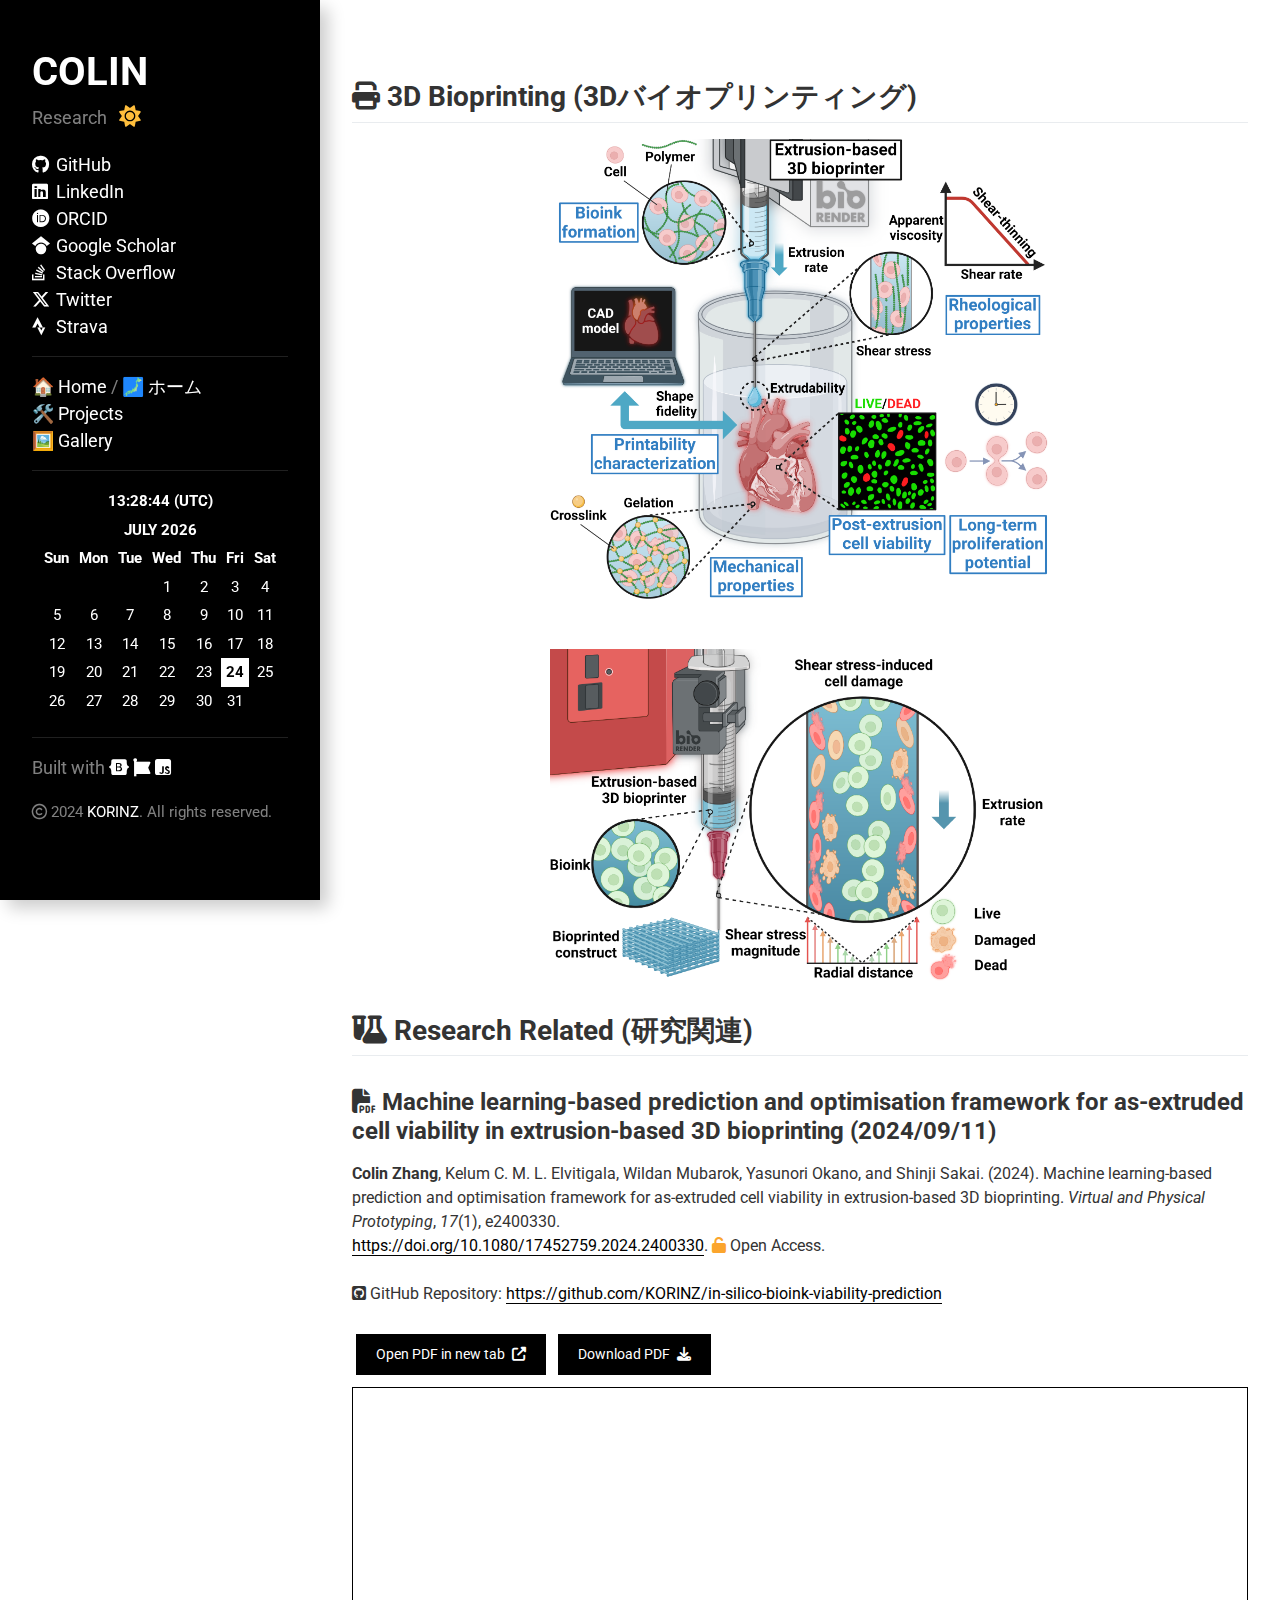
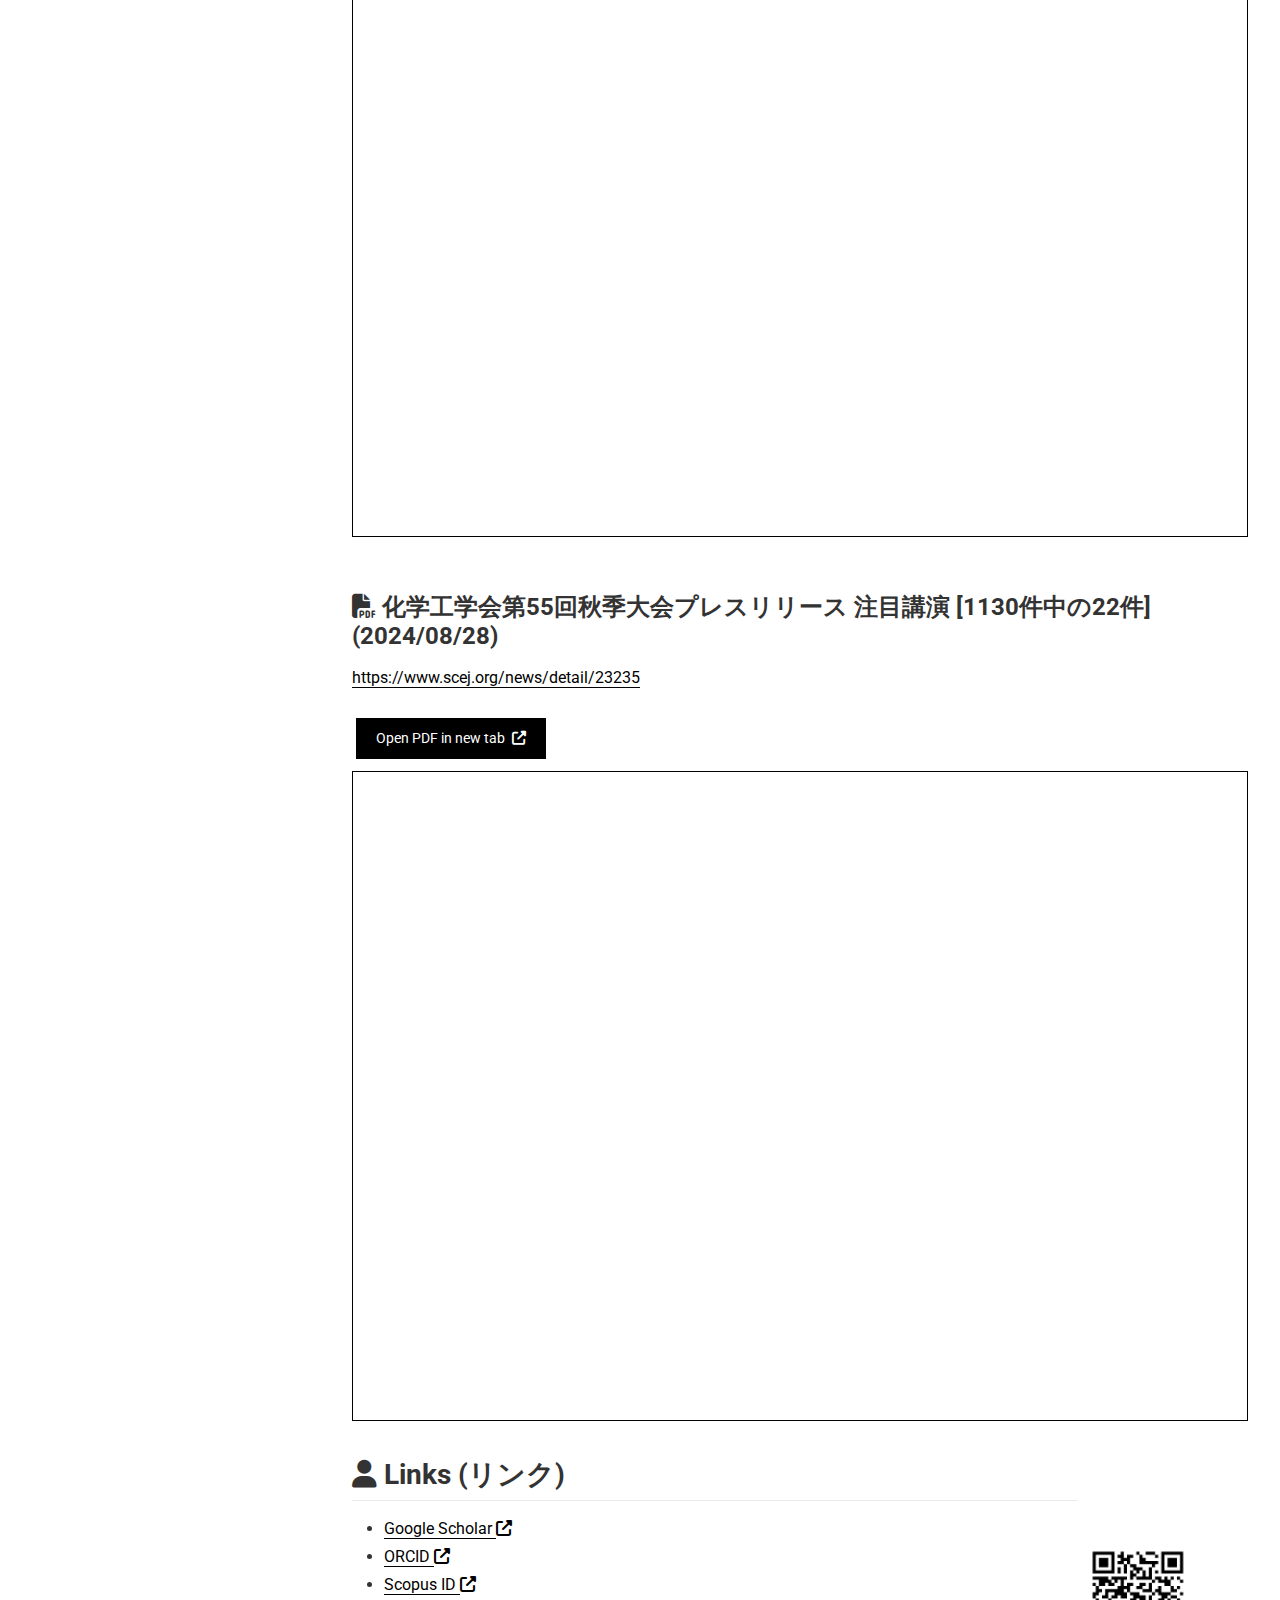
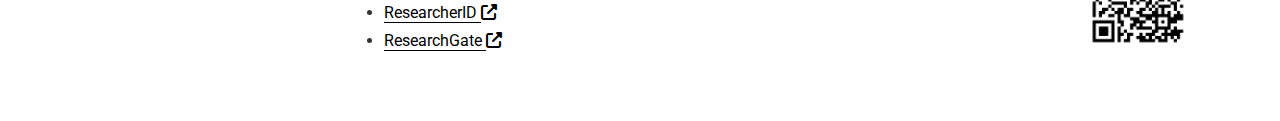
<file: templates/common/research.html>
<!DOCTYPE html>
<html lang="en-us">

<head>
    <meta charset="utf-8">

    <!-- begin SEO -->
    <title>Research - Colin ZHANG</title>
    <meta property="og:locale" content="en-US">
    <meta property="og:site_name" content="Colin ZHANG">
    <meta property="og:title" content="Research - Colin ZHANG">
    <link rel="canonical" href="https://korinz.github.io/">
    <meta property="og:url" content="https://korinz.github.io/">
    <meta property="og:description" content="Research">
    <script
        type="application/ld+json"> { "@context" : "http://schema.org", "@type" : "Person", "name" : "Colin ZHANG", "url" : "https://korinz.github.io", "sameAs" : null } </script>
    <!-- end SEO -->

    <script>
        (function () {
            var isDark = localStorage.getItem('darkMode') === 'true';
            document.documentElement.style.setProperty('color-scheme', isDark ? 'dark' : 'light');
            document.documentElement.style.setProperty('--bg-color', isDark ? '#333' : '#fff');
            document.documentElement.style.setProperty('--text-color', isDark ? '#fff' : '#333');
        })();
    </script>
    <meta name="viewport" content="initial-scale=1, width=device-width">
    <meta property="og:image" content="static/web_screenshot.png">
    <link href="https://upload.wikimedia.org/wikipedia/commons/3/34/Home-icon.svg" rel="icon">
    <link href="../../static/styles.css" rel="stylesheet">
    <link rel="stylesheet" href="https://cdnjs.cloudflare.com/ajax/libs/font-awesome/6.6.0/css/all.min.css">
    <script src="https://cdn.jsdelivr.net/npm/bootstrap@5.3.3/dist/js/bootstrap.min.js"></script>
    <script src="https://ajax.googleapis.com/ajax/libs/jquery/3.7.1/jquery.min.js"></script>
    <link rel="preconnect" href="https://fonts.googleapis.com">
    <link rel="preconnect" href="https://fonts.gstatic.com" crossorigin>
    <link href="https://fonts.googleapis.com/css2?family=Roboto&display=swap" rel="stylesheet">
    <link href="https://fonts.googleapis.com/css2?family=Noto+Sans+JP&family=Roboto&display=swap" rel="stylesheet">
</head>

<body class="theme-loaded <script>document.write(localStorage.getItem('darkMode') === 'true' ? 'dark' : '')</script>">
    <div class="container-fluid">
        <div class="row">
            <aside class="col-lg">
                <header>
                    <h1><a href="../../index.html">COLIN</a></h1>
                    <div class="top-bar">
                        <span>Research</span>
                        <button id="theme-toggler" class="theme-button">
                            <i id="theme-icon" class="fas fa-moon" style="color: #ffbe3c;"></i>
                        </button>
                    </div>

                    <ul style="list-style-type: none; padding: 0;" class="social-links">
                        <li>
                            <a class="mr-1" href="https://github.com/KORINZ">
                                <i aria-hidden="true" class="fab fa-github" title="GitHub"></i>
                                GitHub
                            </a>
                        </li>
                        <li>
                            <a class="mr-1" href="https://www.linkedin.com/in/colin-z/">
                                <i aria-hidden="true" class="fab fa-linkedin" title="LinkedIn"></i>
                                LinkedIn
                            </a>
                        </li>
                        <li>
                            <a class="mr-1" href="https://orcid.org/0009-0009-2411-9640">
                                <i aria-hidden="true" class="fab fa-orcid" title="ORCID"></i>
                                ORCID
                            </a>
                        </li>
                        <li>
                            <a class="mr-1" href="https://scholar.google.com/citations?user=npFc4MMAAAAJ&hl=en">
                                <i aria-hidden="true" class="fab fa-google-scholar" title="Google Scholar"></i>
                                Google Scholar
                            </a>
                        </li>
                        <li>
                            <a class="mr-1" href="https://stackoverflow.com/users/19939086/%e3%82%b3%e3%83%aa%e3%83%b3">
                                <i aria-hidden="true" class="fab fa-stack-overflow" title="Stack Overflow"></i>
                                Stack Overflow
                            </a>
                        </li>
                        <li>
                            <a class="mr-1" href="https://twitter.com/japan_korin">
                                <i aria-hidden="true" class="fa-brands fa-x-twitter" title="X"></i>
                                Twitter
                            </a>
                        </li>
                        <li>
                            <a class="mr-1" href="https://www.strava.com/athletes/107165964">
                                <i aria-hidden="true" class="fab fa-strava" title="Strava"></i>
                                Strava
                            </a>
                        </li>
                    </ul>
                </header>

                <button id="sidebar-toggler" class="btn btn-sm collapsed d-lg-none menu-button"
                    data-bs-toggle="collapse" data-bs-target="#nav">
                    <i id="sidebar-icon" class="fas fa-bars"></i>
                </button>

                <nav class="collapse d-lg-block" id="nav">
                    <hr>
                    <ul class="fa-ul">
                        <li data-marker="*"><span class="fa-li"><i class="fas fa-square"></i></span><a
                                href="../../index.html">🏠 Home</a> / <a href="../ja/index.html">🗾 ホーム</a></li>
                        <li data-marker="*"><span class="fa-li"><i class="fas fa-square"></i></span><a
                                href="projects.html">🛠️ Projects</a></li>
                        <li data-marker="*"><span class="fa-li"><i class="fas fa-square"></i></span><a
                                href="gallery.html">🖼️ Gallery</a></li>
                    </ul>
                    <hr>
                    <div class="centered-container">
                        <div id="calendar"></div>
                    </div>
                    <hr>
                    Built with <a href="https://getbootstrap.com/"><i class="fa-brands fa-bootstrap"></i></a>
                    <a href="https://fontawesome.com/"><i class="fa-solid fa-font-awesome"></i></a>
                    <a href="https://developer.mozilla.org/en-US/docs/Web/JavaScript"><i
                            class="fa-brands fa-square-js"></i></a>
                    <footer>
                        <span style="font-size: smaller;"><i class="fa-regular fa-copyright"></i> 2024
                            <a href="https://github.com/KORINZ">KORINZ</a>. All rights reserved.</span>
                    </footer>
                </nav>

            </aside>

            <main class="col-lg">
                <h2><i class="fa-solid fa-print"></i> 3D Bioprinting (3Dバイオプリンティング)</h2>


                <figure style="text-align: center;">
                    <p style="display: flex; flex-wrap: wrap; justify-content: center; align-items: center; gap: 50px;">
                        <img src="../../assets/objectives_overview.png" alt="objectives_overview" width="500"
                            style="max-width: 100%; height: auto;">
                        <img src="../../assets/research_overview.png" alt="research_overview" width="500"
                            style="max-width: 100%; height: auto;">
                    </p>
                </figure>




                <h2><i class="fa-solid fa-flask-vial"></i> Research Related (研究関連)</h2>

                <h3><i class="fa-solid fa-file-pdf"></i> Machine learning-based prediction and optimisation
                    framework for as-extruded cell viability in extrusion-based 3D bioprinting (2024/09/11)</h3>

                <p>
                    <b>Colin Zhang</b>, Kelum C. M. L. Elvitigala, Wildan Mubarok, Yasunori Okano, and Shinji Sakai.
                    (2024).
                    Machine learning-based prediction and optimisation framework for as-extruded cell viability in
                    extrusion-based 3D bioprinting. <i>Virtual and Physical Prototyping</i>, <i>17</i>(1), e2400330.
                    <br>
                    <a
                        href="https://doi.org/10.1080/17452759.2024.2400330">https://doi.org/10.1080/17452759.2024.2400330</a>.
                    <i class="fa-solid fa-unlock" style="color: #fba52d;"></i> Open Access.

                    <br>
                    <br>
                    <i class="fa-brands fa-square-github"></i>
                    GitHub Repository: <a
                        href="https://github.com/KORINZ/in-silico-bioink-viability-prediction">https://github.com/KORINZ/in-silico-bioink-viability-prediction
                    </a>

                </p>

                <a class=" custom-button"
                    href="../../assets/Machine learning-based prediction and optimisation framework for as-extruded cell viability in extrusion-based 3D bioprinting.pdf"
                    target="_blank">
                    Open PDF in new tab
                    <i class="fas fa-external-link-alt ms-1"></i>
                </a>

                <a class="custom-button"
                    href="../../assets/Machine learning-based prediction and optimisation framework for as-extruded cell viability in extrusion-based 3D bioprinting.pdf"
                    download>
                    Download PDF
                    <i class="fas fa-download ms-1"></i>
                </a>


                <iframe class="pdf-viewer"
                    src="https://mozilla.github.io/pdf.js/web/viewer.html?file=https://raw.githubusercontent.com/KORINZ/KORINZ.github.io/main/assets/Machine learning-based prediction and optimisation framework for as-extruded cell viability in extrusion-based 3D bioprinting.pdf"
                    style="height:750px;"></iframe>

                <br>

                <h3><i class="fa-solid fa-file-pdf"></i></i> 化学工学会第55回秋季大会プレスリリース 注目講演 [1130件中の22件] (2024/08/28)</h3>

                <p><a href="https://www.scej.org/news/detail/23235"> https://www.scej.org/news/detail/23235</a> </p>


                <a class="custom-button" href="../../assets/化学工学会第55回秋季大会注目講演_W308.pdf" target="_blank">
                    Open PDF in new tab
                    <i class="fas fa-external-link-alt ms-1"></i>
                </a>
                <iframe class="pdf-viewer"
                    src="https://mozilla.github.io/pdf.js/web/viewer.html?file=https://raw.githubusercontent.com/KORINZ/KORINZ.github.io/main/assets/化学工学会第55回秋季大会注目講演_W308.pdf"
                    style="height:650px;"></iframe>


                <div class="quick-links-container">
                    <div class="quick-links-list">
                        <h2><i class="fa-solid fa-user"></i> Links (リンク)</h2>
                        <ul>
                            <li><a href="https://scholar.google.com/citations?user=npFc4MMAAAAJ&hl=en">Google Scholar <i
                                        class="fas fa-external-link-alt"></i></a></li>
                            <li><a href="https://orcid.org/0009-0009-2411-9640">ORCID <i
                                        class="fas fa-external-link-alt"></i></a></li>
                            <li><a href="https://www.scopus.com/authid/detail.uri?authorId=59043674900">Scopus ID <i
                                        class="fas fa-external-link-alt"></i></a></li>
                            <li><a href="https://www.webofscience.com/wos/author/record/LLK-8213-2024">ResearcherID <i
                                        class="fas fa-external-link-alt"></i></a></li>
                            <li><a href="https://www.researchgate.net/profile/Colin-Zhang-9">ResearchGate <i
                                        class="fas fa-external-link-alt"></i></a></li>
                        </ul>
                    </div>
                    <div class="orcid-image">
                        <figure>
                            <a href="https://orcid.org/0009-0009-2411-9640">
                                <img src="../../assets/ORCID.png" alt="ORCID" width="120"
                                    style="max-width: 100%; height: auto;">
                            </a>
                        </figure>
                    </div>
                </div>
            </main>

        </div>
    </div>

    <a href="#" id="back-to-top" style="display: none;" class="back-to-top custom-button" role="button">
        <i class="fas fa-chevron-up"></i>
    </a>
    <script src="../../js/change-theme.js"></script>
    <script src="../../js/sidebar-toggle.js"></script>
    <script src="../../js/calendar.js"></script>
    <script src="../../js/back-to-top-toggle.js"></script>


</body>

</html>
</file>
